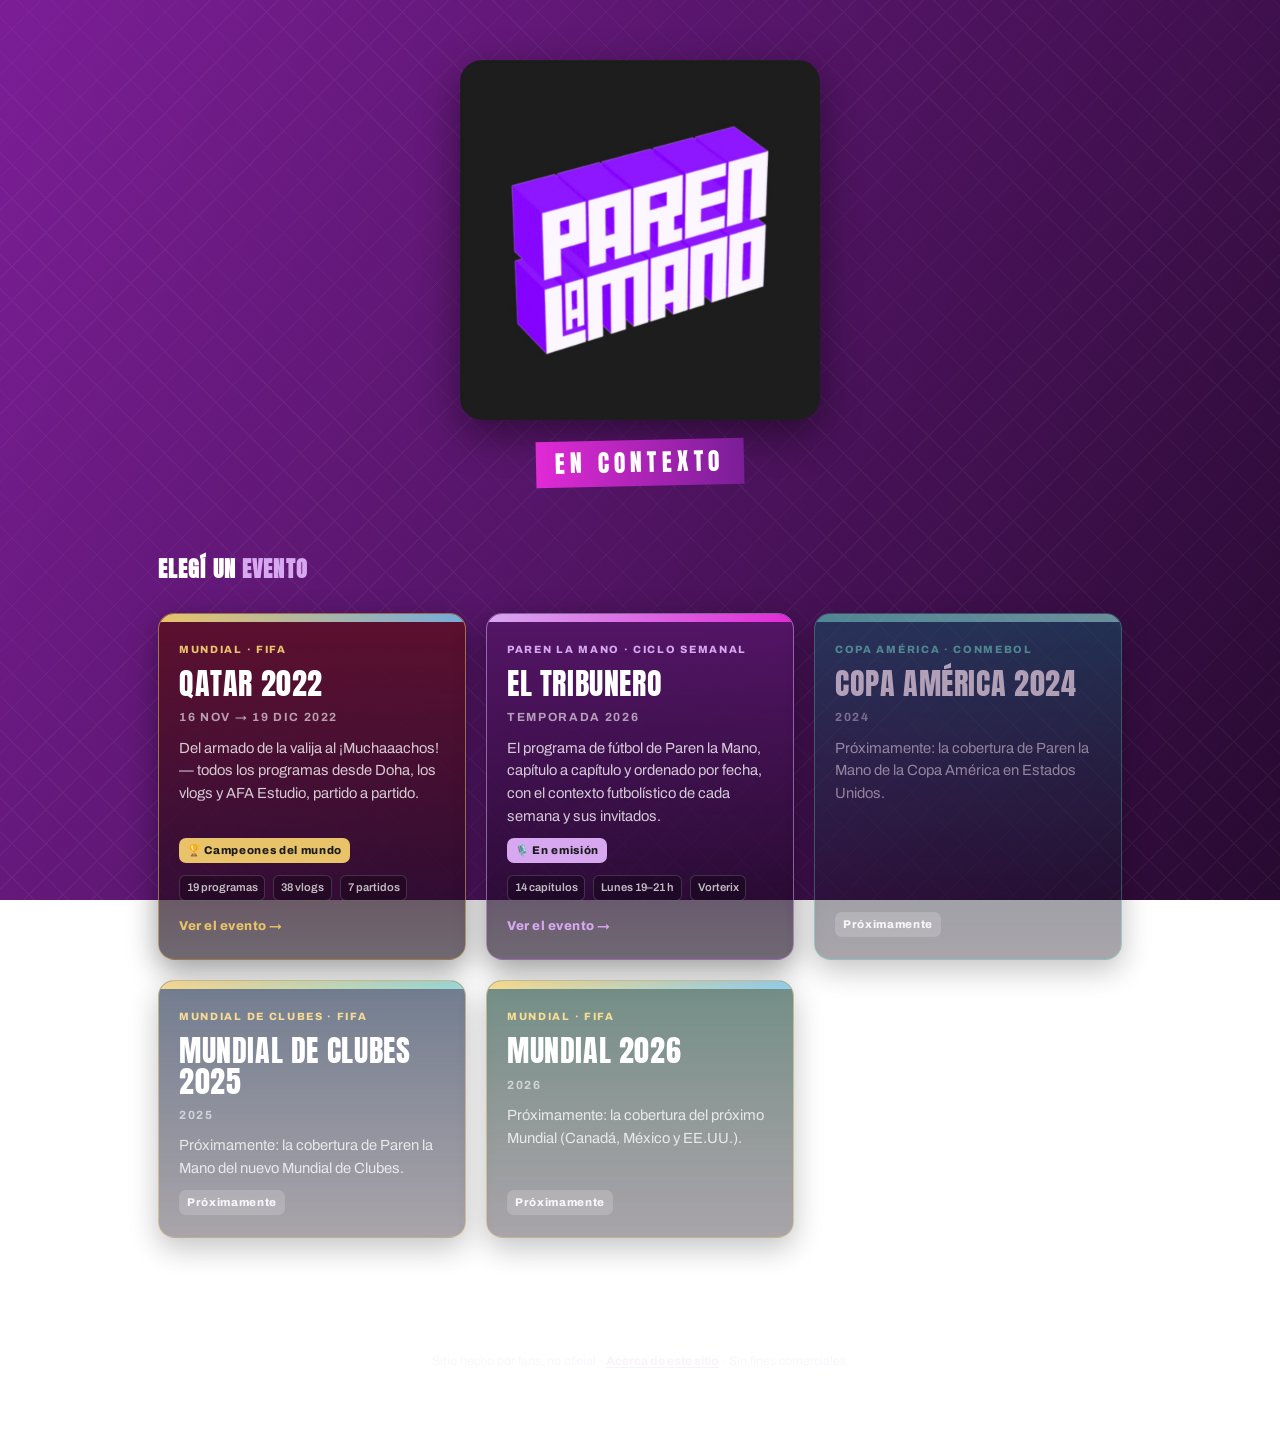
<file: index.html>
<!DOCTYPE html>
<html lang="es">
<head>
<meta charset="UTF-8">
<meta name="viewport" content="width=device-width, initial-scale=1.0">
<meta name="referrer" content="strict-origin-when-cross-origin">
<title>Paren la Mano — En contexto (sitio de fans)</title>
<meta name="description" content="Sitio de fans, no oficial. Las coberturas de Paren la Mano puestas en contexto: cada evento ordenado, partido a partido. Los videos son originales y oficiales de los canales de sus protagonistas.">
<link rel="preconnect" href="https://fonts.googleapis.com">
<link rel="preconnect" href="https://fonts.gstatic.com" crossorigin>
<link href="https://fonts.googleapis.com/css2?family=Anton&family=Archivo:wght@400;500;600;800&display=swap" rel="stylesheet">
<link rel="icon" type="image/png" sizes="32x32" href="/assets/favicon-32.png?v=7">
<link rel="icon" type="image/png" sizes="16x16" href="/assets/favicon-16.png?v=7">
<link rel="apple-touch-icon" href="/assets/favicon-180.png?v=7">
<link rel="stylesheet" href="assets/home.css?v=7">
</head>
<body>

<header class="home-header">
  <h1 class="hero-logo"><img class="plm-logo" src="assets/plm-logo.jpg" alt="Paren la Mano" width="900" height="900"></h1>
  <span class="hl">En contexto</span>
</header>

<h2 class="section-h">Elegí un <span>evento</span></h2>
<main class="grid" id="grid"></main>

<div class="social">
  <a href="https://www.instagram.com/parenlamanok/" target="_blank" rel="noopener">Instagram</a>
  <a href="https://x.com/parenlamanok" target="_blank" rel="noopener">X</a>
  <a href="https://www.youtube.com/channel/UCulzKEqyE73gXCUqTimbP4A" target="_blank" rel="noopener">YouTube</a>
</div>

<footer>
  Sitio hecho por fans, no oficial · <a href="acerca/">Acerca de este sitio</a> · Sin fines comerciales.
</footer>

<script src="data/catalog.js?v=7"></script>
<script>
const grid = document.getElementById("grid");
(window.PLM_CATALOG || []).forEach(ev => {
  const t = ev.theme || {};
  const stats = (ev.stats || []).map(s => `<span>${s}</span>`).join("");
  const style = `--cprimary:${t.primary||'#333'};--cprimary-deep:${t.primaryDeep||'#111'};--caccent:${t.accent||'#D7A8F0'};--csecondary:${t.secondary||'#75AADB'}`;
  const inner = `
    <div class="tl-stripe"></div>
    <div class="tl-body">
      ${ev.eyebrow ? `<div class="tl-eyebrow">${ev.eyebrow}</div>` : ""}
      <div class="tl-title">${ev.title}</div>
      ${ev.dateRange ? `<div class="tl-date">${ev.dateRange}</div>` : ""}
      <p class="tl-sub">${ev.subtitle || ""}</p>
      ${ev.badge ? `<span class="tl-badge">${ev.badge}</span>` : ""}
      ${stats ? `<div class="tl-stats">${stats}</div>` : ""}
      ${ev.soon ? "" : `<div class="tl-cta">Ver el evento →</div>`}
    </div>`;
  let el;
  if (ev.soon) {
    el = document.createElement("div");
    el.className = "tl-card soon";
  } else {
    el = document.createElement("a");
    el.className = "tl-card live";
    el.href = ev.href || (ev.id + "/");
  }
  el.setAttribute("style", style);
  el.innerHTML = inner;
  grid.appendChild(el);
});
</script>
</body>
</html>
</file>
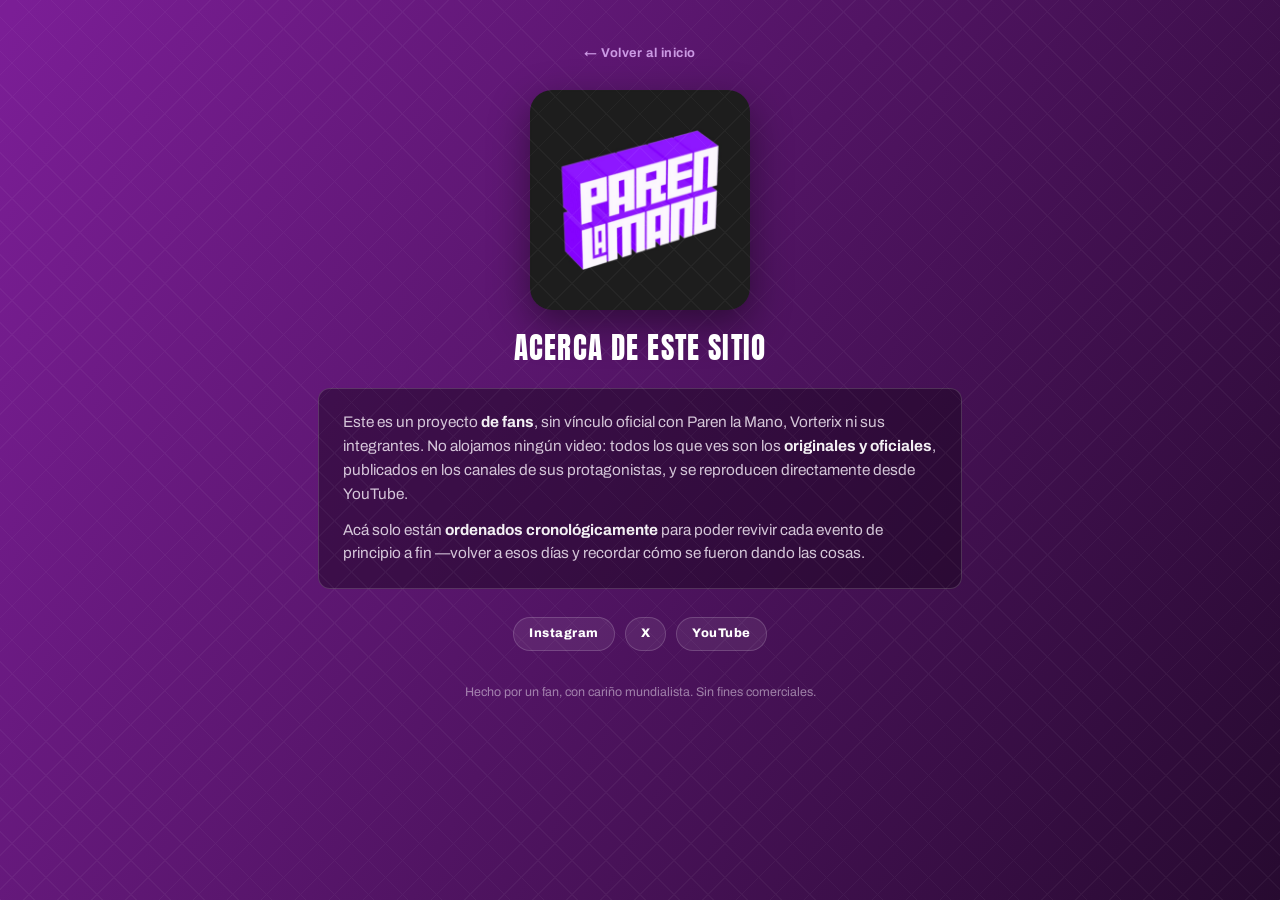
<file: acerca/index.html>
<!DOCTYPE html>
<html lang="es">
<head>
<meta charset="UTF-8">
<meta name="viewport" content="width=device-width, initial-scale=1.0">
<meta name="referrer" content="strict-origin-when-cross-origin">
<title>Acerca de · Paren la Mano En contexto</title>
<meta name="description" content="Proyecto de fans, no oficial. Sobre qué es este sitio y cómo se reproducen los videos.">
<link rel="preconnect" href="https://fonts.googleapis.com">
<link rel="preconnect" href="https://fonts.gstatic.com" crossorigin>
<link href="https://fonts.googleapis.com/css2?family=Anton&family=Archivo:wght@400;500;600;800&display=swap" rel="stylesheet">
<link rel="icon" type="image/png" sizes="32x32" href="/assets/favicon-32.png?v=7">
<link rel="icon" type="image/png" sizes="16x16" href="/assets/favicon-16.png?v=7">
<link rel="apple-touch-icon" href="/assets/favicon-180.png?v=7">
<link rel="stylesheet" href="../assets/home.css?v=7">
</head>
<body>

<main class="page">
  <a class="back-link" href="../">&larr; Volver al inicio</a>

  <img class="plm-logo plm-logo-sm" src="../assets/plm-logo.jpg" alt="Paren la Mano" width="900" height="900">
  <h1 class="page-h">Acerca de este sitio</h1>

  <section class="about">
    <p>Este es un proyecto <b>de fans</b>, sin vínculo oficial con Paren la Mano, Vorterix ni sus
    integrantes. No alojamos ningún video: todos los que ves son los <b>originales y oficiales</b>,
    publicados en los canales de sus protagonistas, y se reproducen directamente desde YouTube.</p>
    <p style="margin-top:12px">Acá solo están <b>ordenados cronológicamente</b> para poder revivir cada
    evento de principio a fin —volver a esos días y recordar cómo se fueron dando las cosas.</p>
  </section>

  <div class="social">
    <a href="https://www.instagram.com/parenlamanok/" target="_blank" rel="noopener">Instagram</a>
    <a href="https://x.com/parenlamanok" target="_blank" rel="noopener">X</a>
    <a href="https://www.youtube.com/channel/UCulzKEqyE73gXCUqTimbP4A" target="_blank" rel="noopener">YouTube</a>
  </div>
</main>

<footer>Hecho por un fan, con cariño mundialista. Sin fines comerciales.</footer>
</body>
</html>
</file>
<file: assets/home.css>
/* home.css — portada con la identidad de Paren la Mano (violeta) */
:root{
  --bg-from:#7B1E96;      /* violeta vibrante */
  --bg-to:#270A30;        /* violeta muy oscuro */
  --purple:#6E2382;       /* púrpura de paneles/acentos */
  --purple-deep:#270A30;
  --ink:#F6EEF9;          /* casi blanco cálido */
  --cream:#E1D4CB;        /* crema (texto del programa) */
  --muted:rgba(246,238,249,.72);
  --lilac:#D7A8F0;        /* lila para detalles */
  --line:rgba(255,255,255,.16);
}
*{box-sizing:border-box;margin:0;padding:0}
html{scroll-behavior:smooth}
body{
  font-family:'Archivo',system-ui,sans-serif;
  background:linear-gradient(118deg, var(--bg-from) 1%, var(--bg-to) 100%) fixed;
  color:var(--ink);line-height:1.55;min-height:100vh;
}
/* trama diagonal sutil */
body::before{
  content:"";position:fixed;inset:0;pointer-events:none;opacity:.04;
  background-image:
    repeating-linear-gradient(45deg, #fff 0 1px, transparent 1px 24px),
    repeating-linear-gradient(-45deg, #fff 0 1px, transparent 1px 24px);
}

/* ---------- HEADER ---------- */
.home-header{text-align:center;padding:60px 20px 26px;position:relative}
.hero-logo{margin:0;line-height:0}
.plm-logo{
  width:clamp(220px,58vw,360px);height:auto;display:block;margin:0 auto;
  border-radius:22px;box-shadow:0 14px 40px rgba(0,0,0,.45);
}
.home-header .hl{
  display:inline-block;margin-top:20px;
  font-family:'Anton',sans-serif;
  font-size:clamp(1rem,4vw,1.5rem);letter-spacing:.2em;text-transform:uppercase;
  color:#fff;background:linear-gradient(90deg,#E12AD6,#7A1E97);
  padding:.18em .8em;transform:rotate(-1.2deg);
}

/* ---------- SECCIÓN ---------- */
.section-h{
  max-width:1000px;margin:40px auto 0;padding:0 18px;
  font-family:'Anton',sans-serif;font-size:1.4rem;letter-spacing:.05em;text-transform:uppercase;
  color:#fff;
}
.section-h span{color:var(--lilac)}

/* ---------- GRILLA DE EVENTOS ---------- */
.grid{
  max-width:1000px;margin:12px auto 0;padding:14px 18px 30px;
  display:grid;grid-template-columns:repeat(auto-fill,minmax(300px,1fr));gap:20px;
}
.tl-card{
  position:relative;display:flex;flex-direction:column;
  background:linear-gradient(180deg, color-mix(in srgb, var(--cprimary) 60%, #1a0820) 0%, rgba(15,5,20,.6) 100%);
  border:1.5px solid color-mix(in srgb, var(--caccent) 55%, transparent);
  border-radius:16px;overflow:hidden;text-decoration:none;color:inherit;
  box-shadow:0 10px 30px rgba(0,0,0,.4);
  transition:transform .16s ease, border-color .16s ease, box-shadow .16s ease;
}
.tl-card.live:hover,.tl-card.live:focus-visible{
  transform:translateY(-4px);border-color:var(--caccent);
  box-shadow:0 16px 40px rgba(0,0,0,.5);
}
.tl-card.soon{opacity:.6;cursor:default}
.tl-stripe{height:8px;background:linear-gradient(90deg,var(--caccent),var(--csecondary))}
.tl-body{padding:20px 20px 22px;display:flex;flex-direction:column;gap:10px;flex:1}
.tl-eyebrow{font-size:.66rem;font-weight:800;letter-spacing:.16em;text-transform:uppercase;color:var(--caccent)}
.tl-title{font-family:'Anton',sans-serif;font-size:1.9rem;letter-spacing:.02em;text-transform:uppercase;line-height:1;color:#fff}
.tl-date{font-size:.74rem;font-weight:700;letter-spacing:.14em;text-transform:uppercase;color:rgba(255,255,255,.6)}
.tl-sub{font-size:.92rem;color:rgba(255,255,255,.78);flex:1}
.tl-badge{
  align-self:flex-start;font-size:.7rem;font-weight:800;letter-spacing:.06em;
  background:var(--caccent);color:#1a1a1a;border-radius:7px;padding:.35em .7em;
}
.tl-card.soon .tl-badge{background:rgba(255,255,255,.18);color:var(--ink)}
.tl-stats{display:flex;gap:8px;flex-wrap:wrap;margin-top:2px}
.tl-stats span{
  font-size:.7rem;font-weight:600;color:rgba(255,255,255,.72);
  background:rgba(0,0,0,.28);border:1px solid var(--line);border-radius:6px;padding:.3em .6em;
}
.tl-cta{margin-top:6px;font-size:.8rem;font-weight:800;letter-spacing:.04em;color:var(--caccent)}

/* ---------- PÁGINA ACERCA DE ---------- */
.page{max-width:680px;margin:0 auto;padding:40px 18px 10px;text-align:center}
.back-link{
  display:inline-block;margin-bottom:26px;
  font-size:.8rem;font-weight:700;letter-spacing:.04em;text-decoration:none;
  color:var(--lilac);opacity:.9;
}
.back-link:hover,.back-link:focus-visible{opacity:1;text-decoration:underline}
.plm-logo-sm{width:clamp(160px,42vw,220px);margin-bottom:16px}
.page-h{
  font-family:'Anton',sans-serif;font-weight:400;font-size:1.8rem;letter-spacing:.04em;
  text-transform:uppercase;color:#fff;margin-bottom:6px;
}
.about{
  margin:18px auto 0;padding:22px 24px;text-align:left;
  background:rgba(20,6,26,.45);border:1px solid var(--line);border-radius:12px;
  font-size:.96rem;color:rgba(246,238,249,.82);
}
.about b{color:rgba(255,255,255,.94)}

.social{
  display:flex;gap:10px;justify-content:center;flex-wrap:wrap;
  max-width:680px;margin:28px auto 0;padding:0 18px;
}
.social a{
  text-decoration:none;font-size:.78rem;font-weight:800;letter-spacing:.04em;
  color:#fff;background:rgba(255,255,255,.07);border:1px solid var(--line);
  border-radius:999px;padding:.5em 1.2em;
}
.social a:hover,.social a:focus-visible{border-color:var(--lilac);color:var(--lilac)}

footer{text-align:center;padding:22px 16px 64px;font-size:.78rem;color:rgba(246,238,249,.5)}
footer b{color:var(--lilac)}
footer a{color:rgba(246,238,249,.7);font-weight:700;text-decoration:underline;text-underline-offset:2px}
footer a:hover,footer a:focus-visible{color:var(--lilac)}

@media (prefers-reduced-motion:reduce){
  html{scroll-behavior:auto}
  .tl-card{transition:none}
}
</file>
